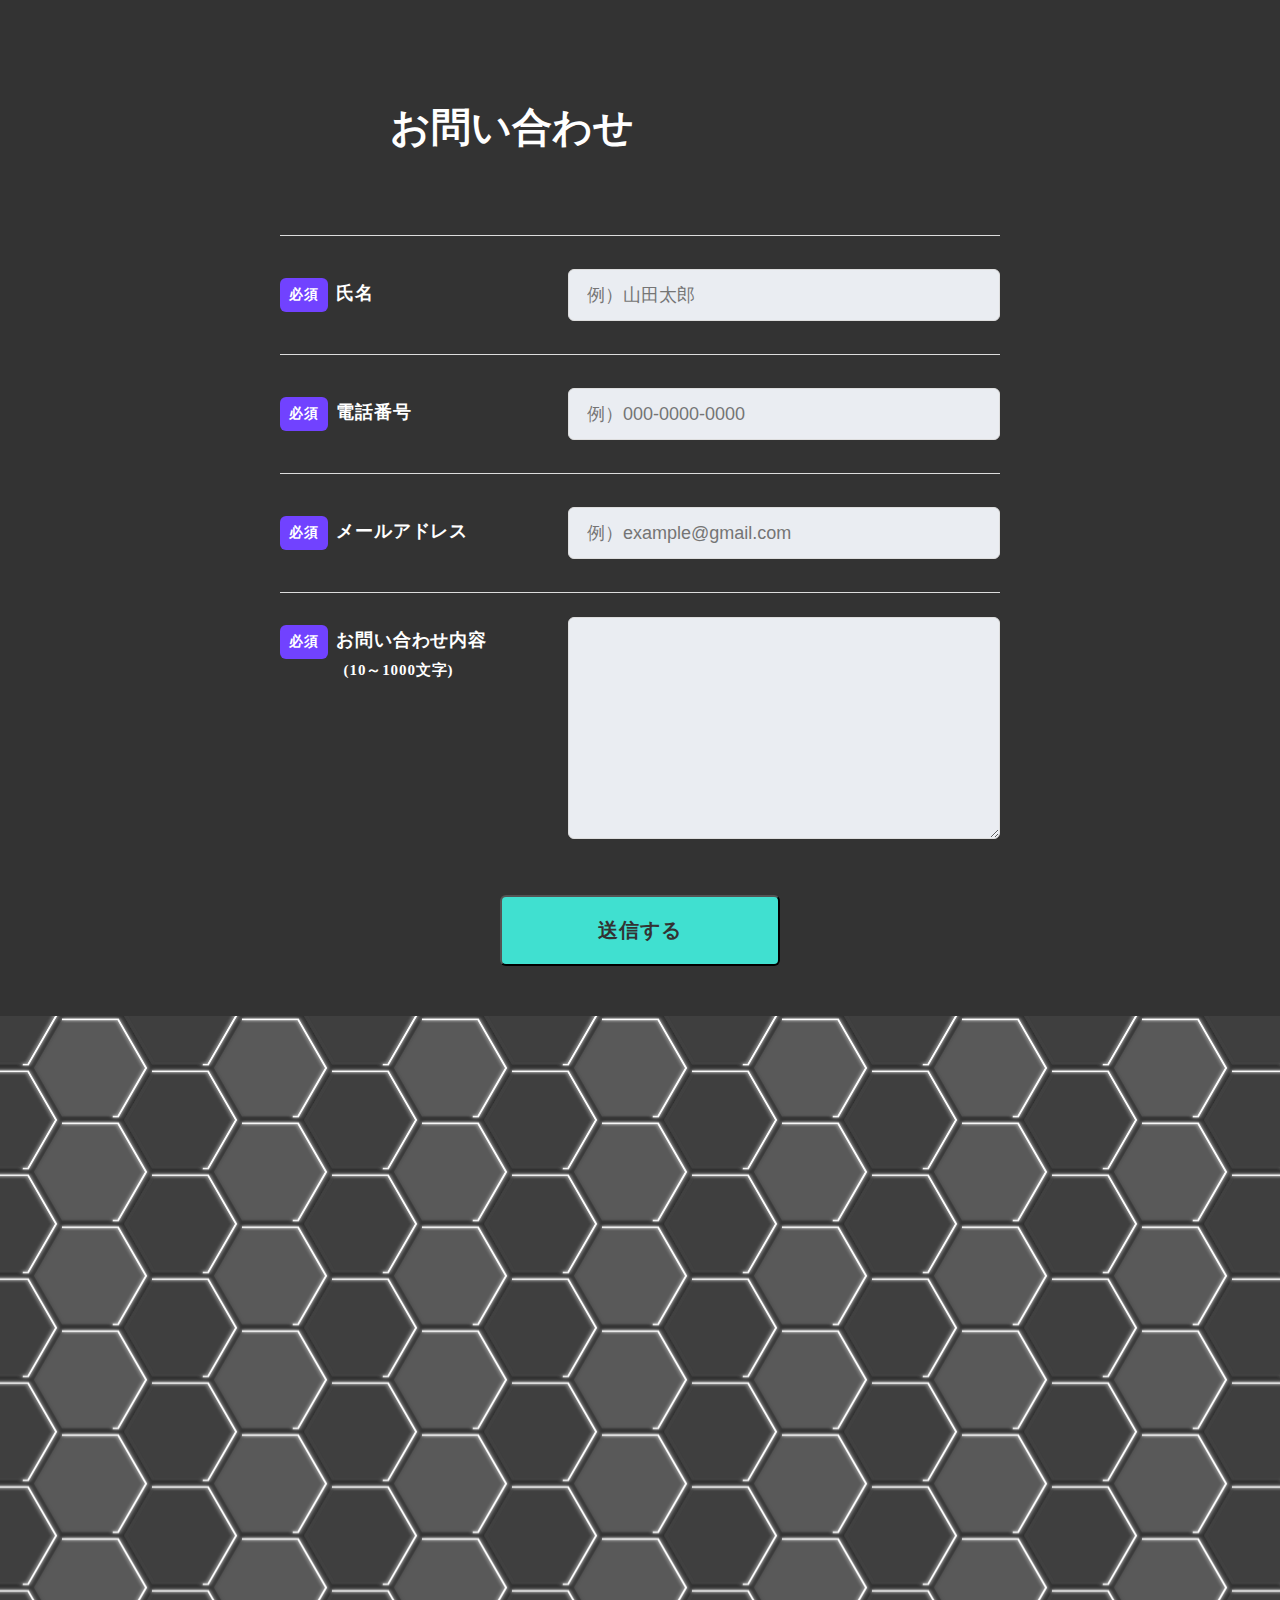
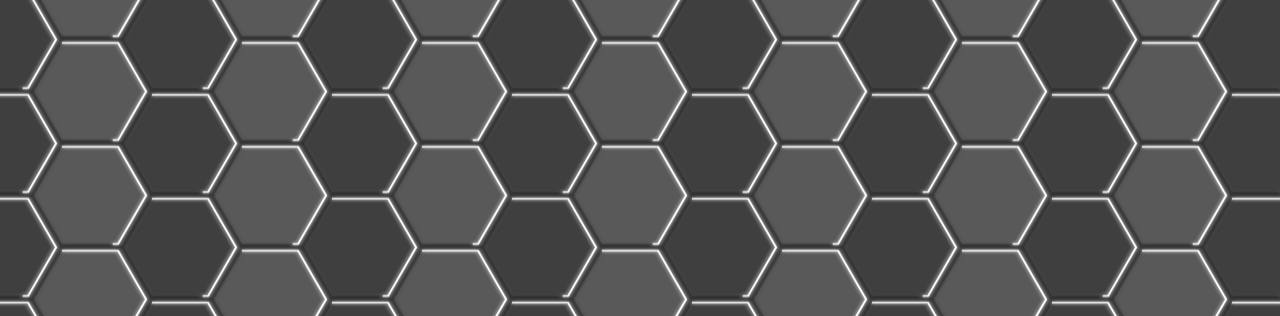
<file: otoiawase/otoiawase2.html>
<!DOCTYPE html>
<html lang="ja">
<head>
  <meta charset="UTF-8">
  <meta http-equiv="X-UA-Compatible" content="IE=edge">
  <meta name="viewport" content="width=device-width, initial-scale=1.0">
  <link rel="stylesheet" href="otoiawase2.css">
  <title>Document</title>
</head>
<body>

<h1>お問い合わせ</h1>

<form action="form.php" method="get">
<div class="Form" >
  <div class="Form-Item">
    <p class="Form-Item-Label"><span class="Form-Item-Label-Required">必須</span>氏名</p>
    <input type="text" name="name" class="Form-Item-Input" placeholder="例）山田太郎" required>
  </div>
  <div class="Form-Item">
    <p class="Form-Item-Label"><span class="Form-Item-Label-Required">必須</span>電話番号</p>
    <input type="text" name="tel" class="Form-Item-Input" placeholder="例）000-0000-0000" id="tel" required>
  </div>
  <div class="Form-Item">
    <p class="Form-Item-Label"><span class="Form-Item-Label-Required">必須</span>メールアドレス</p>
    <input type="email" name="email" class="Form-Item-Input" placeholder="例）example@gmail.com"  id="email" required>
  </div>
  <div class="Form-Item">
    <p class="Form-Item-Label isMsg"><span class="Form-Item-Label-Required">必須</span>お問い合わせ内容<br><small>　　　　(10～1000文字)</small><br></p>
    <textarea name="otoiawase" class="Form-Item-Textarea" id="message" onkeyup="exec()" required></textarea>
  </div>
  <div id="feedback"></div>
  <input type="submit" class="Form-Btn" value="送信する" onclick="judge()">
  <input type="hidden" name="mode" value="get">
</div>
</form>

<svg>
  <filter id="glow">
    <feGaussianBlur stdDeviation="2"/>
    <feComposite in2="SourceGraphic"
                 operator="out" result="glow" />
    <feFlood flood-color="white" flood-opacity="0.2" />
    <feComposite in2="SourceGraphic"
                 operator="atop" result="light" />
    <feComposite in="glow" in2="light" />
  </filter>
  <pattern id="p" patternUnits="userSpaceOnUse"
           width="180px" height="120px"
           patternTransform="scale(1,0.8660254)">
    <g filter="url(#glow)">
      <g class="wrapper">
        <path id="hex" pathLength="388.5"
                 d="M-30,-60 30,-60 60,0
                         30,60 -30,60 -60,0Z"
                 transform="scale(0.935)" />
      </g>
      <use xlink:href="#hex" x="0" y="+120" />
      <use xlink:href="#hex" x="+90" y="+60" />
      <use xlink:href="#hex" x="+180" y="0" />
      <use xlink:href="#hex" x="+180" y="120" />
    </g>
  </pattern>
  <rect fill="url(#p)" width="100%" height="100%"/>
</svg>

<script>
  const mail = document.getElementById('email').value;
  const m = mail.match(/^[\w-\.]+@[\w-\.]+\.[a-z]{2,}$/);
  if ( m !== null ) {
    console.log( 'ok :' + mail );
  } else {
    console.log( 'x :' + mail );
  }

  function judge(){
    const mail = document.getElementById('email').value;
    const m = mail.match(/^[\w-\.]+@[\w-\.]+\.[a-z]{2,}$/);
    if ( m !== null ) {
      console.log( 'ok :' + mail );
      document.getElementById('email').style.backgroundColor="lightgreen";
    } else {
      console.log( 'x :' + mail );
      document.getElementById('email').style.backgroundColor="orangered";
    }

    const tel = document.getElementById('tel').value;
    const t = tel.match(/\d{2,4}-{0,1}\d{4}-?\d{4}/);
    if ( t !== null ) {
      console.log( 'ok :' + tel );
      document.getElementById('tel').style.backgroundColor="lightgreen";
    } else {
      console.log( 'x :' + tel );
      document.getElementById('tel').style.backgroundColor="orangered";
    }
  }

  function exec(){
    const text = document.querySelector('#message').value;
    const elFB = document.querySelector('#feedback');
    let result = '';

    if ( text.length === 0 ) {
      // 文字が空
      result = '&#x26a0; 入力が空です。';
    } else if ( text.length < 10 ) {
      // 入力が短すぎる(10文字未満)
      result = '&#x274e; 10文字以上入力してください。';
    } else if ( text.length > 1000 ) {
      // 入力が長すぎる(1000文字を超えている)
      result = '&#x1f6ab; 1000文字以下にしてください。';
    } else {
      // 入力文字数は問題ない
      result = '&#x2705; 適切な文字数です。'
    }

    elFB.innerHTML = `${text.length}文字 ${result}`;
  }
</script>

</body>
</html>
</file>
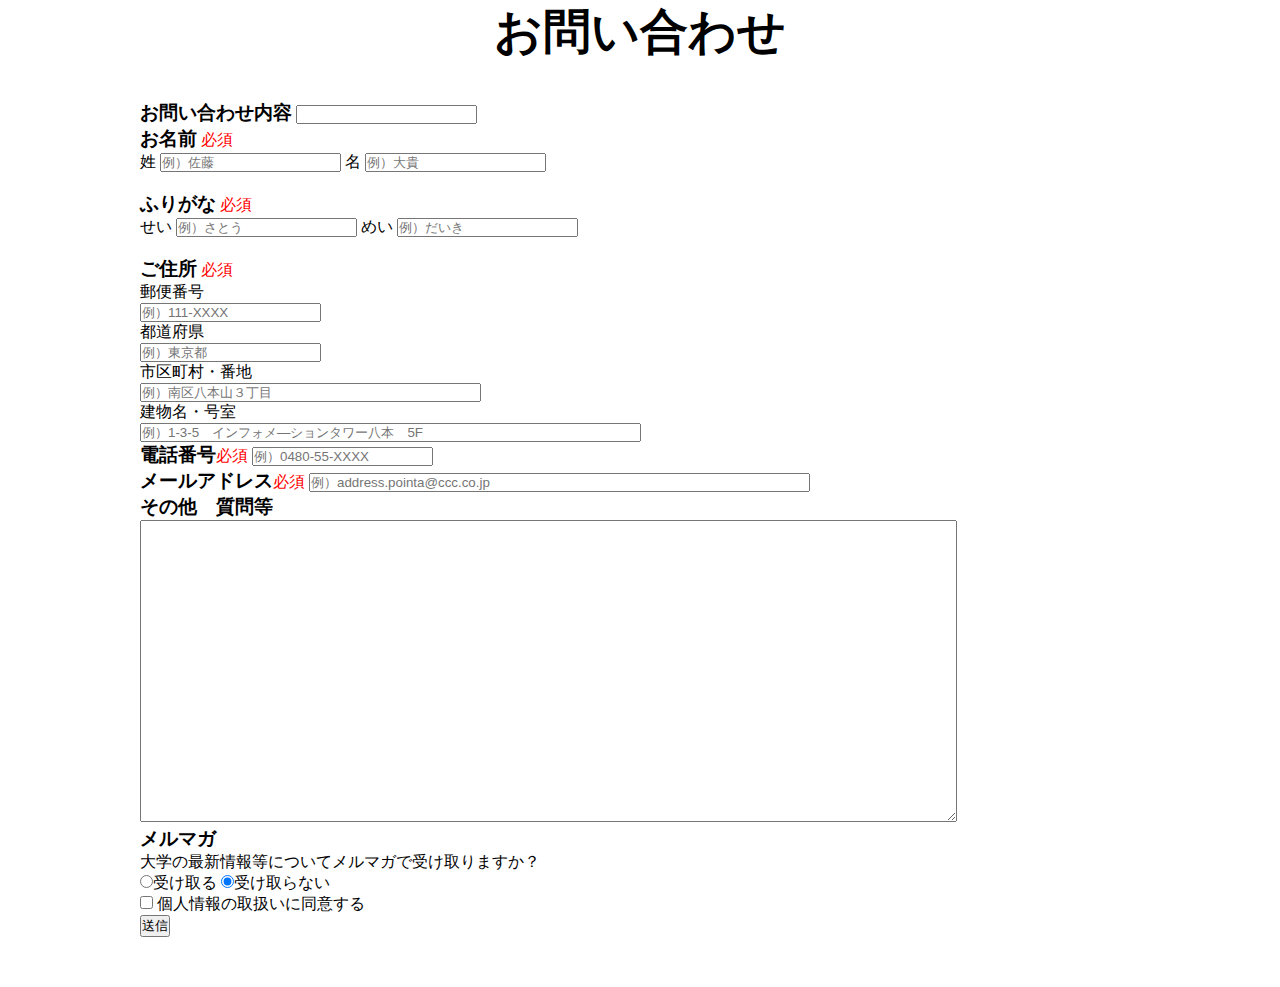
<file: otoiawase/before/otoiawase.html>
<!DOCTYPE html>
<html lang="ja">
<head>
  <meta charset="UTF-8">
  <meta http-equiv="X-UA-Compatible" content="IE=edge">
  <meta name="viewport" content="width=device-width, initial-scale=1.0">
  <link rel="stylesheet" href="otoiawase.css" media="screen">
  <title>お問い合わせ</title>
</head>
<body>
  <form action="sample.php" method="post"></form>
  <h1>お問い合わせ</h1>
  <ul>
    <li class="koumoku" id="naiyou">お問い合わせ内容</li>
    <input type="text" list="otoiawasenaiyou">
    <datalist id="otoiawasenaiyou">
      <option value="学部について"></option>
      <option value="校舎について"></option>
      <option value="カリキュラムについて"></option>
      <option value="入試について"></option>
      <option value="見学希望"></option>
      <option value="企業の方"></option>
      <option value="その他"></option>
    </datalist>
    <li>
      <dt class="koumoku">お名前</dt>    <span class="required">必須</span>
    </li>
    <dd>
      姓
      <input type="text" name="sei" value="" placeholder="例）佐藤" class="saimoku" required >
      名
      <input type="text" name="mei" value="" placeholder="例）大貴" class="saimoku" required >
    </dd><br>
    <li>
      <dt class="koumoku">ふりがな</dt>    <span class="required">必須</span>
    </li>
    <dd>
      せい
      <input type="text" name="huri" value="" placeholder="例）さとう" class="saimoku"  required >
      めい
      <input type="text" name="gana" value="" placeholder="例）だいき" class="saimoku"  required>
    </dd><br>
    <li>
    <dt class="koumoku">ご住所</dt>    <span class="required">必須</span>
    </li>
    <dd>
      <p class="saimoku">郵便番号</p>
      <input type="text" name="yuubin" value="" placeholder="例）111-XXXX" required><br>
      <p class="saimoku">都道府県</p>
      <input type="text" name="todouhuken" value="" placeholder="例）東京都" required><br>
      <p class="saimoku">市区町村・番地</p>
      <input type="text" name="shityouson" value="" placeholder="例）南区八本山３丁目" size="40" required><br>
      <p class="saimoku">建物名・号室</p>
      <input type="text" name="tatemonomei" value="" placeholder="例）1-3-5　インフォメ―ションタワー八本　5F" size="60" required><br>
    </dd>
    <li>
      <p class="koumoku">電話番号</p><span class="required">必須</span>
      <input type="tel" name="denwa" value="" placeholder="例）0480-55-XXXX" required>
    </li>
    <li>
      <p class="koumoku">メールアドレス</p><span class="required">必須</span>
      <input type="email" name="email" value="" placeholder="例）address.pointa@ccc.co.jp" size="60" required>
    </li>
    <li>
      <p class="koumoku">その他　質問等</p><br>
      <textarea name="sonota" id="sonota" cols="100" rows="20"></textarea></td>
    </li>
    <li>
      <p class="koumoku">メルマガ</p><br>
        大学の最新情報等についてメルマガで受け取りますか？<br>
        <input type="radio" name="melmaga" value="1" >受け取る
        <input type="radio" name="melmaga" value="2"  checked>受け取らない
    </li>
    <li>
      <input type="checkbox" name="kojinjyouhou" id="1">
        個人情報の取扱いに同意する
    </li>
    <li>
      <input type="submit" value="送信">
    </li>
  </ul>
    



</body>
</html>
</file>
<file: otoiawase/otoiawase2.css>
:root{
  --red: rgb(255, 0, 128);
  --blue: rgb(113,66,255);
  --yellow: rgb(208, 255, 67);
  --sky: rgb(64, 224, 208);
  --black: rgb(51, 51, 51);
}

body{
  margin: 0;
  padding: 0;
  background-color: var(--black);
  color: white;
}

h1{
  max-width: 500px;
  margin-top: 100px;
  margin-left: auto;
  margin-right: auto;
  font-size: 250%;
}

.Form {
  margin-top: 80px;
  margin-left: auto;
  margin-right: auto;
  max-width: 720px;
}
@media screen and (max-width: 480px) {
  .Form {
    margin-top: 40px;
  }
}
.Form-Item {
  border-top: 1px solid #ddd;
  padding-top: 24px;
  padding-bottom: 24px;
  width: 100%;
  display: flex;
  align-items: center;
}
@media screen and (max-width: 480px) {
  .Form-Item {
    padding-left: 14px;
    padding-right: 14px;
    padding-top: 16px;
    padding-bottom: 16px;
    flex-wrap: wrap;
  }
}
.Form-Item:nth-child(5) {
  border-bottom: 1px solid #ddd;
}
.Form-Item-Label {
  width: 100%;
  max-width: 248px;
  letter-spacing: 0.05em;
  font-weight: bold;
  font-size: 18px;
}
@media screen and (max-width: 480px) {
  .Form-Item-Label {
    max-width: inherit;
    display: flex;
    align-items: center;
    font-size: 15px;
  }
}
.Form-Item-Label.isMsg {
  margin-top: 8px;
  margin-bottom: auto;
}
@media screen and (max-width: 480px) {
  .Form-Item-Label.isMsg {
    margin-top: 0;
  }
}
.Form-Item-Label-Required {
  border-radius: 6px;
  margin-right: 8px;
  padding-top: 8px;
  padding-bottom: 8px;
  width: 48px;
  display: inline-block;
  text-align: center;
  background: var(--blue);
  color: #fff;
  font-size: 14px;
}
@media screen and (max-width: 480px) {
  .Form-Item-Label-Required {
    border-radius: 4px;
    padding-top: 4px;
    padding-bottom: 4px;
    width: 32px;
    font-size: 10px;
  }
}
.Form-Item-Input {
  border: 1px solid #ddd;
  border-radius: 6px;
  margin-left: 40px;
  padding-left: 1em;
  padding-right: 1em;
  height: 48px;
  flex: 1;
  width: 100%;
  max-width: 410px;
  background: #eaedf2;
  font-size: 18px;
}
@media screen and (max-width: 480px) {
  .Form-Item-Input {
    margin-left: 0;
    margin-top: 18px;
    height: 40px;
    flex: inherit;
    font-size: 15px;
  }
}
.Form-Item-Textarea {
  border: 1px solid #ddd;
  border-radius: 6px;
  margin-left: 40px;
  padding-left: 1em;
  padding-right: 1em;
  height: 216px;
  flex: 1;
  width: 100%;
  max-width: 410px;
  background: #eaedf2;
  font-size: 18px;
}
@media screen and (max-width: 480px) {
  .Form-Item-Textarea {
    margin-top: 18px;
    margin-left: 0;
    height: 200px;
    flex: inherit;
    font-size: 15px;
  }
}
.Form-Btn {
  border-radius: 6px;
  margin-top: 32px;
  margin-bottom: 50px;
  margin-left: auto;
  margin-right: auto;
  padding-top: 20px;
  padding-bottom: 20px;
  width: 280px;
  display: block;
  letter-spacing: 0.05em;
  background: var(--sky);
  color: var(--black);
  font-weight: bold;
  font-size: 20px;
}
@media screen and (max-width: 480px) {
  .Form-Btn {
    margin-top: 24px;
    padding-top: 8px;
    padding-bottom: 8px;
    width: 160px;
    font-size: 16px;
  }
}

html, body, svg {
  width: 100%;
  height: 100%;
  margin: 0; padding: 0;
  display: block;
}

body:hover [filter],
body:active [filter]
{filter: none;}

#p {
  fill: black;
  fill-opacity: 0.2;
  stroke: white;
  stroke-width: 2.3px;
  stroke-dasharray: 200 188.5;
  animation: stroke-color 11s infinite linear;
}
#p .wrapper, #p use {
  animation: draw 4s infinite linear;
}
#p use:nth-child(3){
  fill: white;
  fill-opacity: 0.1;
  animation-delay: -2s;
}

:root {
  animation: back-color 11s infinite linear;
}

@keyframes draw {
  from {
    stroke-dashoffset: 388.5;
  }
  to {
    stroke-dashoffset: 0;
  }
}
@keyframes stroke-color {
  0%      {stroke: var(--sky);}
  16.667% {stroke: var(--red);}
  33.333% {stroke: var(--yellow);}
  50%     {stroke: var(--blue);}
  66.667% {stroke: var(--yellow);}
  83.333% {stroke: var(--red);}
  100%    {stroke: var(--sky);}
}
@keyframes back-color {
  0%      {background: hsl(180,80%,15%);}
  16.667% {background: hsl(300,80%,15%);}
  33.333% {background: hsl(120,80%,15%);}
  50%     {background: hsl(240,80%,15%);}
  66.667% {background: hsl(120,80%,15%);}
  83.333% {background: hsl(300,80%,15%);}
  100%    {background: hsl(180,80%,15%);}
}
</file>
<file: otoiawase/before/otoiawase.css>
@charset "utf-8";
@media screen and (min-width: 768px){
  p{
    font-size: 16px;
  }
}
@media screen and (max-width: 767px){
  p{
    font-size: 12px;
  }
} 

*{
  margin: 0;
  padding: 0;

}
li{
  list-style: none;
}
img{
  /* display: block; */
  vertical-align: bottom;
}

body{
  width: 1000px;
  margin-left: auto;
  margin-right: auto;
  margin-bottom: 50px;
}
h1{
  width: 500px;
  height: 100px;
  font-size: 300%;
  margin-left: auto;
  margin-right: auto;
  text-align: center;
  vertical-align: middle;
}
.koumoku{
  font-weight: bold;
  font-size: 120%;
  display: inline;
}
.required{
  color: red;
}
</file>
